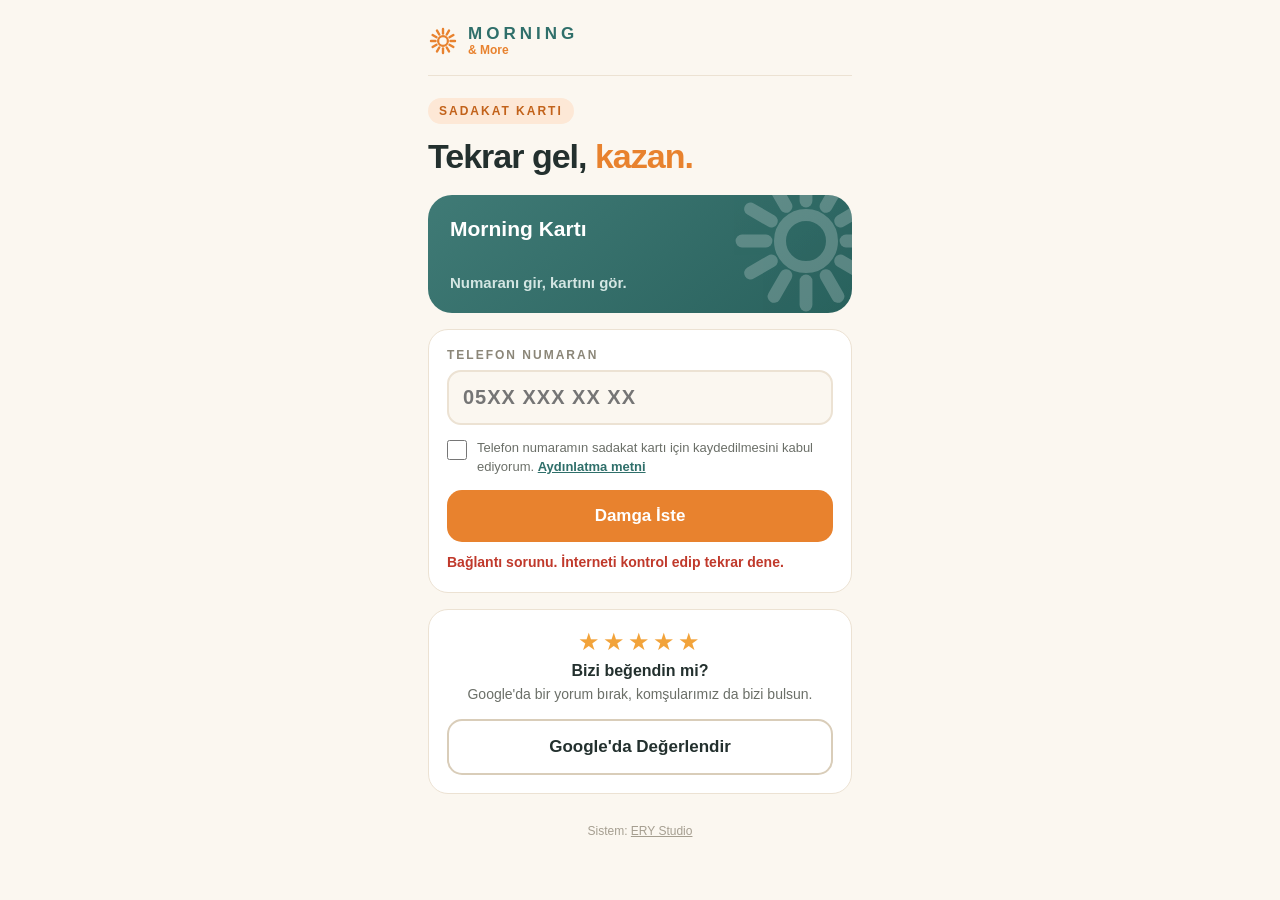
<file: index.html>
<!DOCTYPE html>
<html lang="tr"><head>
<meta charset="utf-8"><meta name="viewport" content="width=device-width,initial-scale=1">
<title>Sadakat Kartı</title>
<meta name="theme-color" content="#fbf7f0">
<link rel="stylesheet" href="kart.css?v=1">
<script src="config.js?v=1"></script><script src="kart.js?v=1"></script>
</head><body><div class="wrap">
<div class="hdr"><div class="logo" id="logo"></div></div>
<span class="tag" id="tag">SADAKAT KARTI</span>
<h1>Tekrar gel, <em>kazan.</em></h1>
<p class="lead" id="lead"></p>

<div class="card"><div class="bgsun" id="bgsun"></div><h2 id="kartAdi"></h2><p id="kartAlt"></p>
<div class="stamps" id="stamps"></div><p class="durum" id="durum">Numaranı gir, kartını gör.</p></div>

<div class="box" id="formBox">
<label class="l" for="tel">TELEFON NUMARAN</label>
<input type="tel" id="tel" inputmode="tel" autocomplete="tel" placeholder="05XX XXX XX XX">
<label class="chk" id="kvkkRow"><input type="checkbox" id="kvkk"><span>Telefon numaramın sadakat kartı için kaydedilmesini kabul ediyorum. <a href="kvkk.html" target="_blank">Aydınlatma metni</a></span></label>
<button class="btn b1" id="iste">Damga İste</button>
<p class="msg" id="msg"></p>
<div class="wait hide" id="wait"><span class="dot"></span><span>Kasaya bildirildi. Çalışanımız onaylayınca damgan buraya eklenecek, sayfayı kapatma.</span></div>
</div>

<div class="gift hide" id="gift"><div style="font-size:40px">🎁</div><b>Hediyen hazır!</b><p>Kasada bu ekranı göster.</p></div>

<div class="box" style="text-align:center"><div class="stars">★★★★★</div><b style="display:block;margin-top:6px">Bizi beğendin mi?</b>
<p class="lead" style="font-size:14px;margin-top:4px">Google'da bir yorum bırak, komşularımız da bizi bulsun.</p>
<a class="btn b3" id="yorum" target="_blank" rel="noopener">Google'da Değerlendir</a></div>

<p class="small"><a href="#" id="degistir" class="hide">Başka bir numara gir</a></p>
<p class="foot">Sistem: <a href="https://erystudio.com" target="_blank" rel="noopener">ERY Studio</a></p>
</div>
<script>
(function(){
var K=KART,$=function(i){return document.getElementById(i)},hedef=4,info=null,tel=K.store('kart-tel-'+K.isletme)||'',kayitli=false,poll=null,son=-1;
$('logo').innerHTML=K.sun(30)+'<div><b>'+K.ad.split(' ')[0].toUpperCase()+'</b><small>'+K.ad.split(' ').slice(1).join(' ')+'</small></div>';
$('bgsun').innerHTML=K.sun(160,'#fff');$('kartAdi').textContent=K.kartAdi;$('yorum').href=K.googleYorum;document.title=K.kartAdi+' · '+K.ad;
function stamps(n,anim){var h='';for(var i=1;i<=hedef;i++){var on=i<=n;h+='<div class="st'+(on?' on':'')+(anim&&i===n?' pop':'')+'">'+(on?'✓':i)+'</div>'}h+='<div class="st hd'+(n>=hedef?' on pop':'')+'">🎁</div>';$('stamps').innerHTML=h}
function ciz(d,anim){var n=Math.min(d.damga,hedef);stamps(n,anim);
 if(n>=hedef){$('durum').textContent=hedef+' / '+hedef+' · Kartın doldu!';$('gift').classList.remove('hide')}
 else{$('gift').classList.add('hide');$('durum').textContent=n+' / '+hedef+' · '+(hedef-n)+' '+K.birim+' sonra '+info.odul.toLocaleLowerCase('tr-TR')}}
function msg(t,c){$('msg').textContent=t||'';$('msg').className='msg'+(c?' '+c:'')}
function durum(anim){return K.rpc('kart_durum',{p_isletme:K.isletme,p_tel:tel}).then(function(d){kayitli=d.kayitli;$('kvkkRow').classList.toggle('hide',kayitli);ciz(d,anim&&d.damga!==son);son=d.damga;return d})}
function bekle(){$('wait').classList.remove('hide');$('iste').disabled=true;clearInterval(poll);var t0=Date.now();
 poll=setInterval(function(){durum(true).then(function(d){if(d.son_talep!=='bekliyor'){clearInterval(poll);$('wait').classList.add('hide');$('iste').disabled=false;
  if(d.son_talep==='onay')msg('Damgan eklendi, afiyet olsun! ☀️','ok');else msg('Talebin onaylanmadı. Kasaya sorabilirsin.','err')}});
  if(Date.now()-t0>15*60000){clearInterval(poll);$('wait').classList.add('hide');$('iste').disabled=false}},3000)}
K.rpc('kart_bilgi',{p_isletme:K.isletme}).then(function(i){info=i;hedef=i.hedef;$('kartAlt').textContent=K.slogan||('Her '+K.birimDa+' bir damga · '+i.hedef+'. damgada '+i.odul.toLocaleLowerCase('tr-TR'));
 $('lead').textContent=i.hedef+' damga topla, '+i.odul.toLocaleLowerCase('tr-TR')+'. Kağıt kart yok, kartın telefonunda.';stamps(0);
 if(tel){$('tel').value=K.telGoster(tel);$('degistir').classList.remove('hide');durum().then(function(d){if(d.son_talep==='bekliyor')bekle()}).catch(function(){})}
}).catch(function(){msg(K.mesaj('BAGLANTI'),'err')});
$('tel').addEventListener('change',function(){var t=K.tel(this.value);if(t.length===10){tel=t;durum().catch(function(e){msg(K.mesaj(e.message),'err')})}});
$('iste').addEventListener('click',function(){var t=K.tel($('tel').value);if(!/^5\d{9}$/.test(t))return msg(K.mesaj('GECERSIZ_TELEFON'),'err');
 tel=t;msg('');var b=this;b.disabled=true;
 K.rpc('kart_durum',{p_isletme:K.isletme,p_tel:tel}).then(function(d){kayitli=d.kayitli;$('kvkkRow').classList.toggle('hide',kayitli);
  if(!kayitli&&!$('kvkk').checked){b.disabled=false;$('kvkkRow').classList.remove('hide');throw new Error('KVKK_ONAYI_GEREKLI')}
  return K.rpc('damga_iste',{p_isletme:K.isletme,p_tel:tel,p_kvkk:$('kvkk').checked})})
 .then(function(){K.store('kart-tel-'+K.isletme,tel);$('degistir').classList.remove('hide');son=-1;return durum()}).then(bekle)
 .catch(function(e){b.disabled=false;msg(K.mesaj(e.message),'err')})});
$('degistir').addEventListener('click',function(e){e.preventDefault();K.store('kart-tel-'+K.isletme,null);tel='';$('tel').value='';$('tel').focus();stamps(0);$('gift').classList.add('hide');$('durum').textContent='Numaranı gir, kartını gör.';this.classList.add('hide')});
})();
</script>
</body></html>
</file>
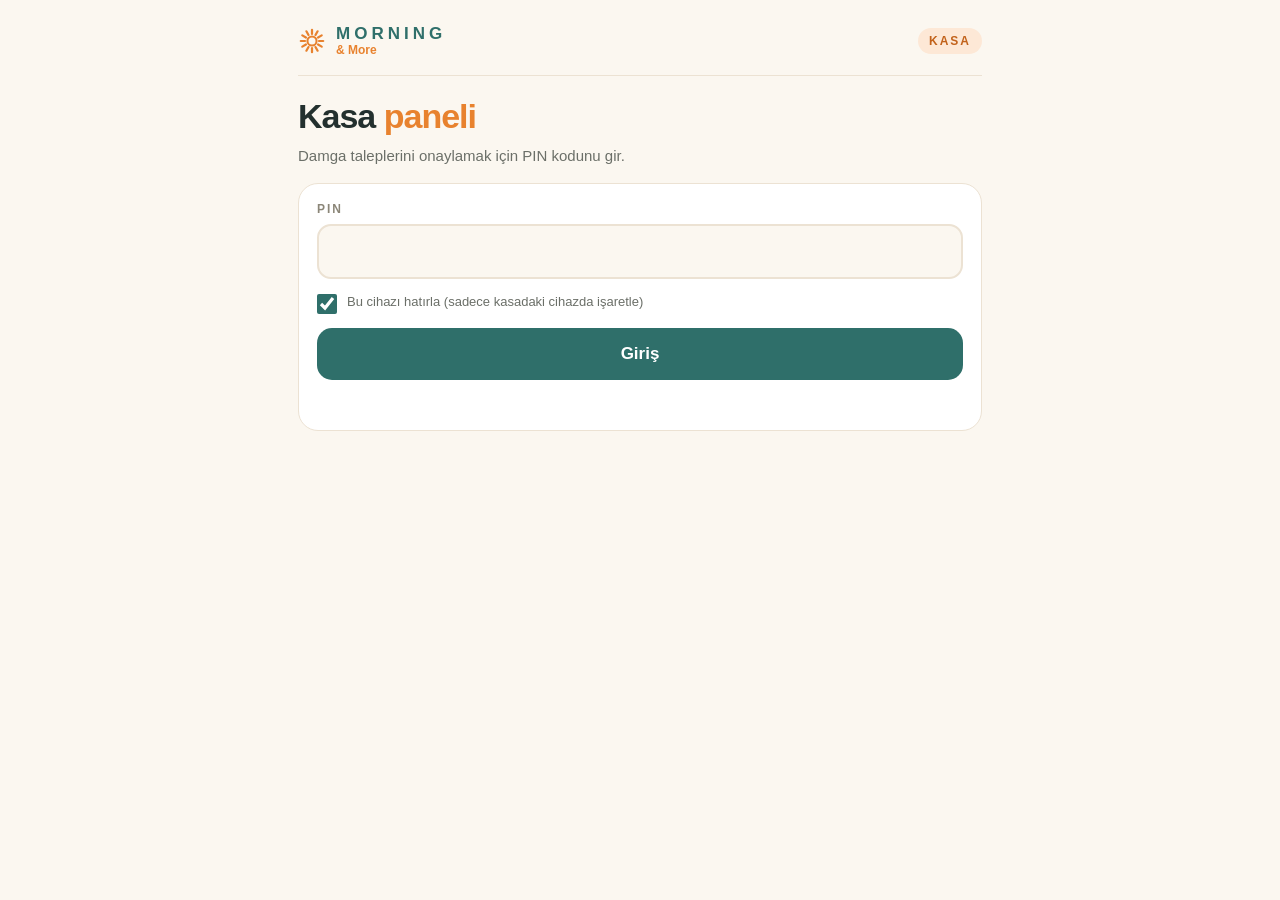
<file: kasa.html>
<!DOCTYPE html>
<html lang="tr"><head>
<meta charset="utf-8"><meta name="viewport" content="width=device-width,initial-scale=1">
<title>Kasa Paneli</title>
<meta name="robots" content="noindex">
<meta name="apple-mobile-web-app-capable" content="yes"><meta name="mobile-web-app-capable" content="yes">
<meta name="apple-mobile-web-app-title" content="Kasa"><meta name="theme-color" content="#2f6f6a">
<link rel="manifest" href="kasa.webmanifest"><link rel="apple-touch-icon" href="kasa-ikon.png">
<link rel="stylesheet" href="kart.css?v=1">
<style>
.wrap{max-width:720px}
.top{display:flex;justify-content:space-between;align-items:center;gap:10px}
.live{font-size:12px;font-weight:700;color:#2f7a4a;display:flex;align-items:center;gap:6px}.live i{width:8px;height:8px;border-radius:50%;background:#2fae5a;animation:bl 1.6s infinite}
.stats{display:grid;grid-template-columns:repeat(3,1fr);gap:10px;margin-top:16px}
.stat{background:#fff;border:1px solid var(--line);border-radius:16px;padding:14px;text-align:center}.stat b{display:block;font-size:26px}.stat span{font-size:12px;color:var(--mut);font-weight:600}
h3{font-size:13px;letter-spacing:2px;color:#8b8678;margin:24px 0 10px}
.req{display:flex;align-items:center;gap:12px;background:#fff;border:2px solid var(--c1);border-radius:18px;padding:14px;margin-bottom:10px;animation:pop .4s}
.req .who{flex:1}.req .who b{font-size:19px;display:block}.req .who span{font-size:13px;color:var(--mut)}
.req button{border:0;border-radius:12px;padding:14px 16px;font:700 15px Inter,sans-serif;cursor:pointer}
.ok{background:var(--c2);color:#fff}.no{background:var(--soft);color:var(--ink)}
.empty{background:#fff;border:1px dashed #d9cdb9;border-radius:18px;padding:22px;text-align:center;color:var(--mut);font-size:14px}
.row{display:flex;align-items:center;gap:10px;padding:12px 4px;border-bottom:1px solid var(--line);font-size:14px}.row b{flex:1;font-size:15px}
.mini{display:flex;gap:3px}.mini i{width:11px;height:11px;border-radius:50%;background:var(--soft)}.mini i.on{background:var(--c1)}
.hz{background:#fff3e6;border:2px solid var(--c1);border-radius:16px;padding:12px 14px;margin-bottom:8px;display:flex;gap:10px;align-items:center;flex-wrap:wrap}.hz b{flex:1;font-size:16px}
.hz a,.hz button{border:0;border-radius:10px;padding:11px 12px;font:700 13px Inter,sans-serif;cursor:pointer;text-decoration:none}
.wa{background:#25d366;color:#fff}.gv{background:var(--c2);color:#fff}
.modal{position:fixed;inset:0;background:rgba(20,25,24,.55);display:grid;place-items:center;padding:20px;z-index:10}
.modal>div{background:#fff;border-radius:24px;padding:26px;max-width:380px;width:100%;text-align:center}.modal b{display:block;font-size:22px;margin:8px 0}
.link{background:none;border:0;color:var(--mut);font:600 13px Inter,sans-serif;text-decoration:underline;cursor:pointer}
@media(max-width:480px){.req{flex-wrap:wrap}.req .who{flex-basis:100%}.req button{flex:1}}
</style>
<script src="config.js?v=1"></script><script src="kart.js?v=1"></script>
</head><body><div class="wrap">

<div id="giris">
 <div class="hdr"><div class="logo" id="logo"></div><span class="tag">KASA</span></div>
 <h1>Kasa <em>paneli</em></h1><p class="lead">Damga taleplerini onaylamak için PIN kodunu gir.</p>
 <div class="box"><label class="l" for="pin">PIN</label><input type="password" id="pin" inputmode="numeric" autocomplete="off" maxlength="12">
 <label class="chk"><input type="checkbox" id="hatirla" checked><span>Bu cihazı hatırla (sadece kasadaki cihazda işaretle)</span></label>
 <button class="btn b2" id="girBtn">Giriş</button><p class="msg" id="gmsg"></p></div>
</div>

<div id="panel" class="hide">
 <div class="hdr top"><div class="logo" id="logo2"></div><span class="live"><i></i>CANLI</span></div>
 <div class="stats"><div class="stat"><b id="sM">–</b><span>Kayıtlı müşteri</span></div><div class="stat"><b id="sB">–</b><span>Bugün damga</span></div><div class="stat"><b id="sH">–</b><span>Verilen hediye</span></div></div>
 <h3>BEKLEYEN DAMGA TALEPLERİ</h3><div id="bekleyen"></div>
 <div id="hazirWrap" class="hide"><h3>🎁 HEDİYE HAKKI OLANLAR</h3><div id="hazir"></div></div>
 <h3>SON GELENLER</h3><div id="liste"></div>
 <p class="small"><button class="link" id="ses">🔔 Sesi test et</button> · <button class="link" id="cikis">Çıkış</button></p>
</div>
</div>
<div class="modal hide" id="modal"><div><div style="font-size:44px">🎁</div><b>Kart doldu!</b><p class="lead" id="mTxt"></p>
 <a class="btn" style="background:#25d366;color:#fff" id="mWa" target="_blank" rel="noopener">WhatsApp'tan Hediye Mesajı Gönder</a>
 <button class="btn b3" id="mKapat">Kapat</button></div></div>
<script>
(function(){
var K=KART,$=function(i){return document.getElementById(i)},pin=K.store('kasa-pin-'+K.isletme)||sessionStorage.getItem('kasa-pin')||'',info,bilinen={},timer,ac=null;
var lg=K.sun(28)+'<div><b>'+K.ad.split(' ')[0].toUpperCase()+'</b><small>'+K.ad.split(' ').slice(1).join(' ')+'</small></div>';$('logo').innerHTML=lg;$('logo2').innerHTML=lg;

function bip(){try{ac=ac||new (window.AudioContext||window.webkitAudioContext)();[0,.18].forEach(function(t,i){var o=ac.createOscillator(),g=ac.createGain();o.frequency.value=i?1046:784;o.connect(g);g.connect(ac.destination);g.gain.setValueAtTime(.0001,ac.currentTime+t);g.gain.exponentialRampToValueAtTime(.35,ac.currentTime+t+.02);g.gain.exponentialRampToValueAtTime(.0001,ac.currentTime+t+.3);o.start(ac.currentTime+t);o.stop(ac.currentTime+t+.32)})}catch(e){}if(navigator.vibrate)navigator.vibrate(200)}
function waLink(t){var m=K.hediyeMesaji.replace('{kart}',K.kartAdi).replace('{odul}',info.odul.toLocaleLowerCase('tr-TR')).replace('{ad}',K.ad);return 'https://wa.me/90'+K.tel(t)+'?text='+encodeURIComponent(m)}
function hata(e){if(/PIN_/.test(e.message)){cikis();$('gmsg').textContent=K.mesaj(e.message);$('gmsg').className='msg err'}}
function cikis(){clearInterval(timer);pin='';K.store('kasa-pin-'+K.isletme,null);sessionStorage.removeItem('kasa-pin');$('panel').classList.add('hide');$('giris').classList.remove('hide')}
function zaman(s){var d=Math.round((Date.now()-new Date(s))/60000);return d<1?'az önce':d+' dk önce'}
function bekleyen(){return K.rpc('kasa_bekleyen',{p_isletme:K.isletme,p_pin:pin}).then(function(l){var yeni=false,h='';
 l.forEach(function(r){if(!bilinen[r.id]){bilinen[r.id]=1;yeni=true}
  h+='<div class="req"><div class="who"><b>'+K.telGoster(r.telefon,true)+'</b><span>'+r.damga+' / '+info.hedef+' damga · '+(r.toplam?r.toplam+'. ziyaret':'ilk ziyaret')+' · '+zaman(r.olusturma)+'</span></div><button class="ok" data-on="'+r.id+'">✓ Onayla</button><button class="no" data-red="'+r.id+'">Reddet</button></div>'});
 $('bekleyen').innerHTML=h||'<div class="empty">Bekleyen talep yok. Müşteri QR\'ı okutup numarasını girince burada görünecek.</div>';
 if(yeni){bip();document.title='(!) Yeni damga talebi';setTimeout(function(){document.title='Kasa Paneli'},4000)}}).catch(hata)}
function ozet(){return K.rpc('kasa_ozet',{p_isletme:K.isletme,p_pin:pin}).then(function(o){$('sM').textContent=o.musteri;$('sB').textContent=o.bugun;$('sH').textContent=o.ay_hediye;
 $('hazirWrap').classList.toggle('hide',!o.hazir.length);
 $('hazir').innerHTML=o.hazir.map(function(t){return '<div class="hz"><b>'+K.telGoster(t)+'</b><a class="wa" target="_blank" rel="noopener" href="'+waLink(t)+'">WhatsApp mesajı</a><button class="gv" data-gv="'+t+'">Hediye verildi</button></div>'}).join('');
 $('liste').innerHTML=o.liste.length?o.liste.map(function(m){var d='';for(var i=1;i<=info.hedef;i++)d+='<i'+(i<=m.damga?' class="on"':'')+'></i>';
  return '<div class="row"><b>'+K.telGoster(m.telefon,true)+'</b><span class="mini">'+d+'</span><span style="color:var(--mut);min-width:70px;text-align:right">'+m.toplam+' ziyaret</span></div>'}).join(''):'<div class="empty">Henüz müşteri yok.</div>'}).catch(hata)}
function basla(){$('giris').classList.add('hide');$('panel').classList.remove('hide');bekleyen();ozet();clearInterval(timer);var n=0;timer=setInterval(function(){bekleyen();if(++n%5===0)ozet()},3000)}
function gir(p){return K.rpc('kasa_giris',{p_isletme:K.isletme,p_pin:p}).then(function(i){info=i;pin=p;if($('hatirla').checked)K.store('kasa-pin-'+K.isletme,p);else sessionStorage.setItem('kasa-pin',p);basla()})}
$('girBtn').addEventListener('click',function(){var p=$('pin').value.trim();if(!p)return;bip();gir(p).catch(function(e){$('gmsg').textContent=K.mesaj(e.message);$('gmsg').className='msg err'})});
$('pin').addEventListener('keydown',function(e){if(e.key==='Enter')$('girBtn').click()});
if(pin)gir(pin).catch(function(){cikis()});
document.addEventListener('click',function(e){var t=e.target,id;
 if(id=t.getAttribute('data-on')){t.disabled=true;K.rpc('kasa_onayla',{p_isletme:K.isletme,p_pin:pin,p_id:+id}).then(function(r){bekleyen();ozet();
   if(r.doldu){$('mTxt').textContent=K.telGoster(r.telefon)+' numaralı müşterinin kartı doldu. Hediyesini verince listeden "Hediye verildi"ye bas.';$('mWa').href=waLink(r.telefon);$('modal').classList.remove('hide')}}).catch(function(e){alert(K.mesaj(e.message));bekleyen()})}
 if(id=t.getAttribute('data-red')){t.disabled=true;K.rpc('kasa_reddet',{p_isletme:K.isletme,p_pin:pin,p_id:+id}).then(bekleyen).catch(hata)}
 if(id=t.getAttribute('data-gv')){if(!confirm('Hediye verildi mi? Kart sıfırlanacak.'))return;K.rpc('kasa_hediye',{p_isletme:K.isletme,p_pin:pin,p_tel:id}).then(ozet).catch(function(e){alert(K.mesaj(e.message))})}});
$('mKapat').addEventListener('click',function(){$('modal').classList.add('hide')});$('mWa').addEventListener('click',function(){setTimeout(function(){$('modal').classList.add('hide')},500)});
$('ses').addEventListener('click',bip);$('cikis').addEventListener('click',cikis);
})();
</script>
</body></html>
</file>
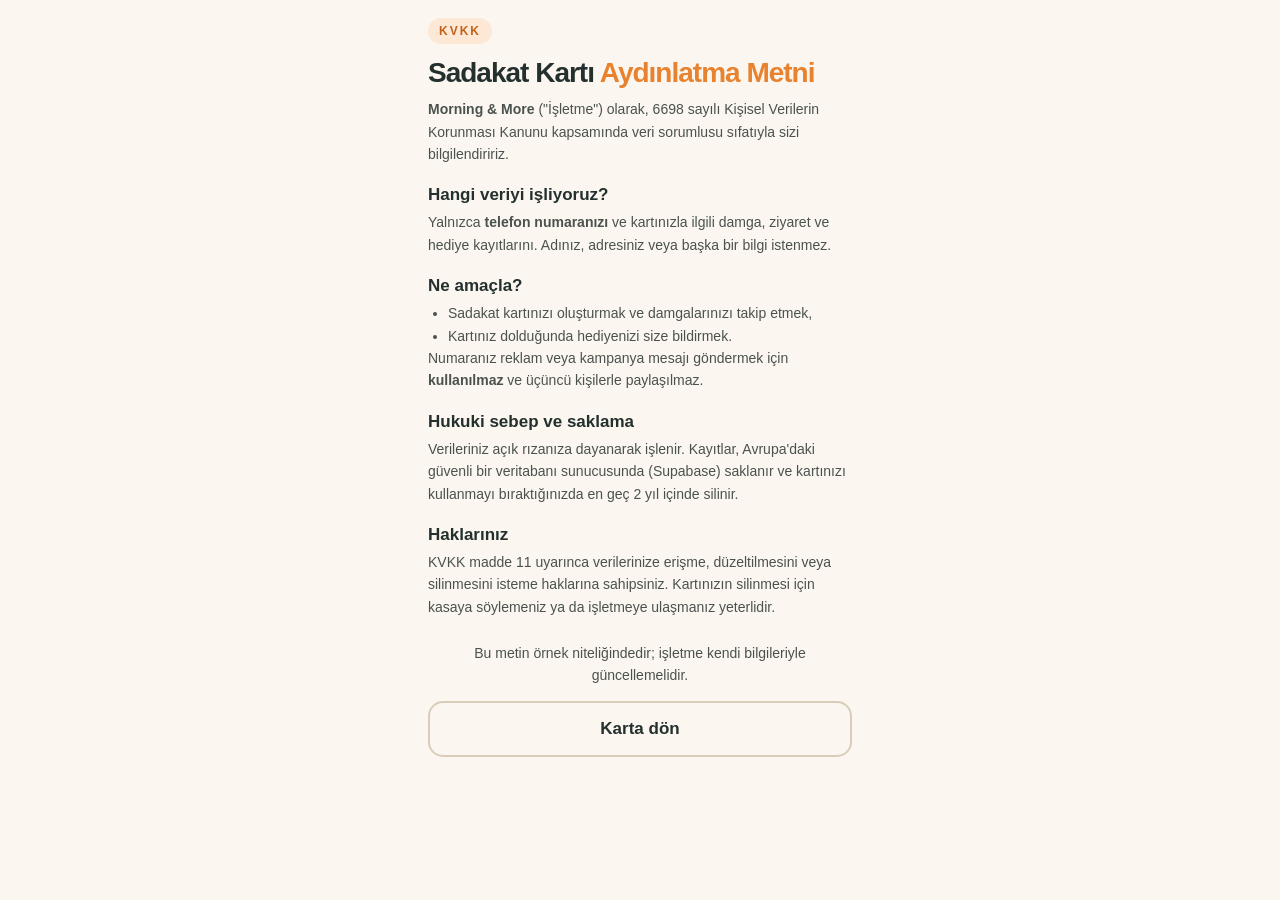
<file: kvkk.html>
<!DOCTYPE html>
<html lang="tr"><head><meta charset="utf-8"><meta name="viewport" content="width=device-width,initial-scale=1">
<title>Aydınlatma Metni</title><link rel="stylesheet" href="kart.css?v=1">
<script src="config.js?v=1"></script><script src="kart.js?v=1"></script>
<style>.t h2{font-size:17px;margin:20px 0 6px}.t p,.t li{font-size:14px;line-height:1.6;color:#4b524e}.t ul{padding-left:20px}</style>
</head><body><div class="wrap t">
<span class="tag">KVKK</span><h1 style="font-size:28px">Sadakat Kartı <em>Aydınlatma Metni</em></h1>
<p><b class="ad"></b> ("İşletme") olarak, 6698 sayılı Kişisel Verilerin Korunması Kanunu kapsamında veri sorumlusu sıfatıyla sizi bilgilendiririz.</p>
<h2>Hangi veriyi işliyoruz?</h2><p>Yalnızca <b>telefon numaranızı</b> ve kartınızla ilgili damga, ziyaret ve hediye kayıtlarını. Adınız, adresiniz veya başka bir bilgi istenmez.</p>
<h2>Ne amaçla?</h2><ul><li>Sadakat kartınızı oluşturmak ve damgalarınızı takip etmek,</li><li>Kartınız dolduğunda hediyenizi size bildirmek.</li></ul>
<p>Numaranız reklam veya kampanya mesajı göndermek için <b>kullanılmaz</b> ve üçüncü kişilerle paylaşılmaz.</p>
<h2>Hukuki sebep ve saklama</h2><p>Verileriniz açık rızanıza dayanarak işlenir. Kayıtlar, Avrupa'daki güvenli bir veritabanı sunucusunda (Supabase) saklanır ve kartınızı kullanmayı bıraktığınızda en geç 2 yıl içinde silinir.</p>
<h2>Haklarınız</h2><p>KVKK madde 11 uyarınca verilerinize erişme, düzeltilmesini veya silinmesini isteme haklarına sahipsiniz. Kartınızın silinmesi için kasaya söylemeniz ya da işletmeye ulaşmanız yeterlidir.</p>
<p class="small" style="margin-top:24px">Bu metin örnek niteliğindedir; işletme kendi bilgileriyle güncellemelidir.</p>
<a class="btn b3" href="index.html">Karta dön</a>
</div><script>document.querySelectorAll('.ad').forEach(function(e){e.textContent=KART.ad})</script></body></html>
</file>
<file: kart.css>
*{box-sizing:border-box;margin:0}
:root{--bg:#fbf7f0;--ink:#23302e;--mut:#6b6f68;--line:#ece2d3;--soft:#efe5d6}
body{background:var(--bg);color:var(--ink);font-family:Inter,-apple-system,"Segoe UI",Roboto,sans-serif;min-height:100vh;-webkit-font-smoothing:antialiased}
.wrap{max-width:460px;margin:0 auto;padding:18px 18px 40px}
.hdr{display:flex;align-items:center;justify-content:space-between;padding:6px 0 18px;border-bottom:1px solid var(--line);margin-bottom:22px}
.logo{display:flex;align-items:center;gap:10px}.logo b{display:block;font-size:17px;letter-spacing:4px;color:var(--c2)}.logo small{display:block;font-size:12px;color:var(--c1);font-weight:600;margin-top:-1px}
.tag{display:inline-block;background:#fde8d6;color:#c2621a;font-size:12px;font-weight:700;letter-spacing:2px;padding:6px 11px;border-radius:30px}
h1{font-size:34px;line-height:1.08;letter-spacing:-1px;margin:14px 0 10px;font-weight:800}h1 em{font-style:normal;color:var(--c1)}
.lead{color:var(--mut);font-size:15px;line-height:1.5}
.card{background:linear-gradient(140deg,rgba(255,255,255,.08),rgba(0,0,0,.12)),var(--c2);color:#fff;border-radius:24px;padding:22px;position:relative;overflow:hidden;margin-top:20px}
.card .bgsun{position:absolute;right:-34px;top:-34px;opacity:.22}
.card h2{font-size:21px}.card p{font-size:14px;color:#d4e6e3;margin-top:3px}
.stamps{display:flex;gap:8px;margin-top:18px;align-items:center}
.st.hd{border-style:solid;border-color:rgba(255,255,255,.35)}
.st{flex:1 1 0;max-width:54px;aspect-ratio:1;border-radius:50%;border:2px dashed rgba(255,255,255,.5);display:grid;place-items:center;font-size:18px;font-weight:700;transition:.3s}
.st.on{background:var(--c1);border:2px solid var(--c1)}.st.pop{animation:pop .6s}
@keyframes pop{0%{transform:scale(.4)}60%{transform:scale(1.18)}100%{transform:scale(1)}}
.card .durum{margin-top:15px;font-weight:600;font-size:15px}
.box{background:#fff;border:1px solid var(--line);border-radius:20px;padding:18px;margin-top:16px}
label.l{display:block;font-size:12px;font-weight:700;letter-spacing:2px;color:#8b8678;margin-bottom:8px}
input[type=tel],input[type=password],input[type=text]{width:100%;font:600 20px Inter,sans-serif;padding:14px;border:2px solid var(--line);border-radius:14px;background:var(--bg);color:var(--ink);letter-spacing:1px}
input:focus{outline:none;border-color:var(--c2)}
.chk{display:flex;gap:10px;align-items:flex-start;margin-top:14px;font-size:13px;line-height:1.45;color:var(--mut)}
.chk input{width:20px;height:20px;flex:none;margin-top:1px;accent-color:var(--c2)}.chk a{color:var(--c2);font-weight:600}
.btn{display:block;width:100%;text-align:center;border:0;border-radius:15px;padding:16px;font:700 17px Inter,sans-serif;margin-top:14px;cursor:pointer;text-decoration:none}
.b1{background:var(--c1);color:#fff}.b2{background:var(--c2);color:#fff}.b3{background:transparent;border:2px solid #d9cdb9;color:var(--ink)}
.btn:disabled{opacity:.5}
.msg{margin-top:12px;font-size:14px;font-weight:600;min-height:20px}.msg.err{color:#c0392b}.msg.ok{color:#2f7a4a}
.wait{display:flex;gap:12px;align-items:center;background:#fff8ec;border:1px solid #f3d9b4;border-radius:16px;padding:14px;margin-top:14px;font-size:14px;line-height:1.45}
.dot{width:12px;height:12px;border-radius:50%;background:var(--c1);flex:none;animation:bl 1.2s infinite}@keyframes bl{50%{opacity:.25}}
.gift{background:#fff3e6;border:2px solid var(--c1);border-radius:20px;padding:20px;margin-top:16px;text-align:center}
.gift b{display:block;font-size:22px;margin:6px 0}.gift p{color:var(--mut);font-size:14px}
.small{font-size:13px;color:var(--mut);text-align:center;margin-top:12px}.small a{color:var(--mut)}
.stars{color:#f2a33a;font-size:24px;letter-spacing:3px}
.foot{text-align:center;font-size:12px;color:#a59e90;margin-top:30px}.foot a{color:inherit}
.hide{display:none!important}
</file>
